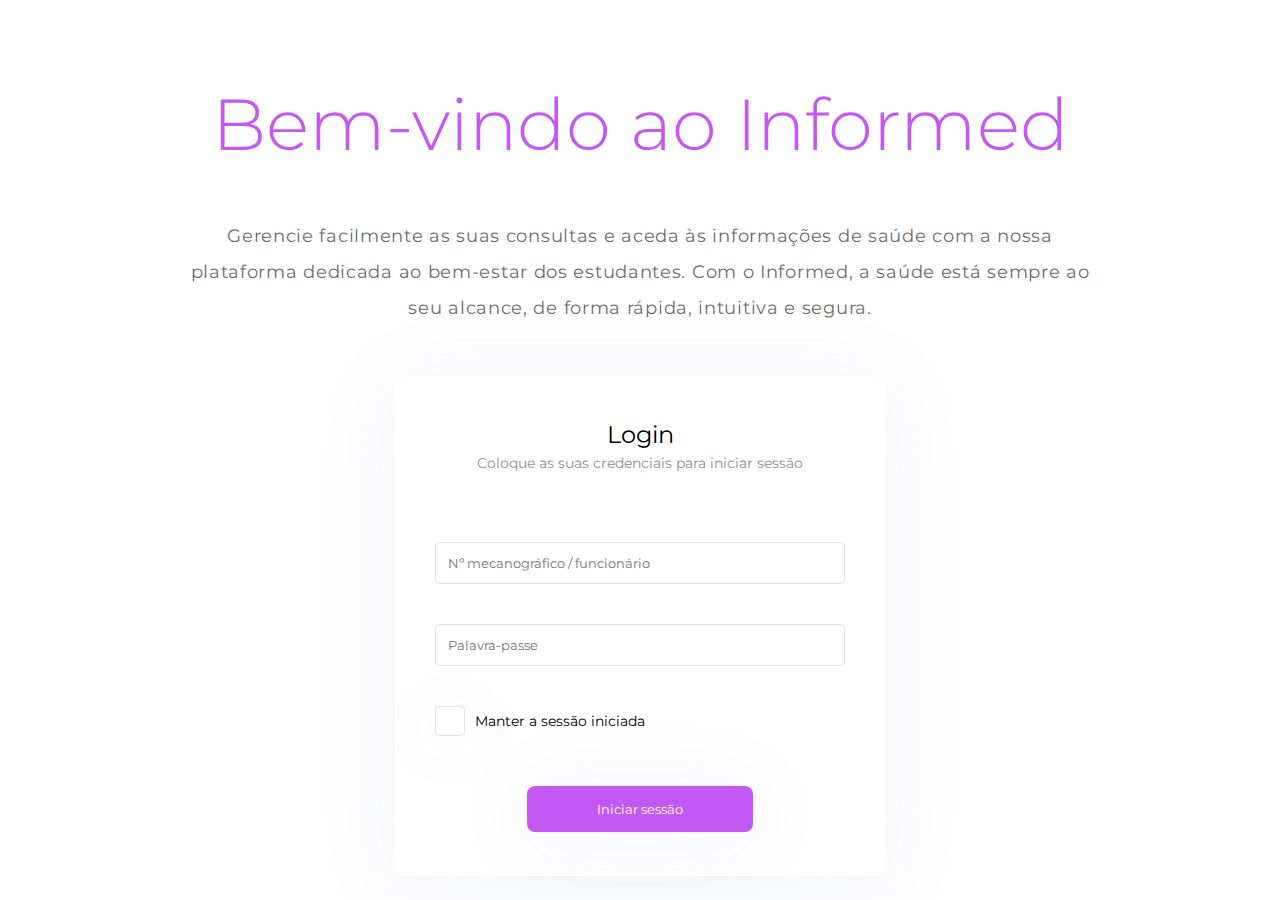
<file: index.html>
<!DOCTYPE html>
<html lang="en">

<head>
  <meta charset="UTF-8">
  <meta name="viewport" content="width=device-width, initial-scale=1.0">
  <link rel="stylesheet" href="./assets/css/style.css">
  <link rel="icon" type="image/x-icon" href="./assets/images/logo.png">
  <title>Login | Informed</title>
</head>
<body>
  <div class="container">
    <div class="welcome-text">Bem-vindo ao Informed</div>
    <div class="description">
      Gerencie facilmente as suas consultas e aceda às informações de saúde com a nossa plataforma dedicada ao bem-estar
      dos estudantes. Com o Informed, a saúde está sempre ao seu alcance, de forma rápida, intuitiva e segura.
    </div>

    <div class="login-box">
      <h2>Login</h2>
      <p>Coloque as suas credenciais para iniciar sessão</p>
      <input id="email" placeholder="Nº mecanográfico / funcionário" type="text" />
      <input id="password" placeholder="Palavra-passe" type="password" />
      <div class="session">
        <label><input type="checkbox" name="Session" value="Session"> Manter a sessão iniciada</label>
      </div>
      <button onclick="validateForm()">Iniciar sessão</button>
    </div>
  </div>

  <script src="/assets/js/index.js"></script>
</body>
</html>
</file>
<file: assets/css/style.css>
@import url('https://fonts.googleapis.com/css2?family=Montserrat:ital,wght@0,100..900;1,100..900&family=Roboto:ital,wght@0,100;0,300;0,400;0,500;0,700;0,900;1,100;1,300;1,400;1,500;1,700;1,900&display=swap');
/* Global Variables */
:root{
    --color-primary: #c458f5;
    --color-white: #fff;
    --color-black: #000;
    --color-dark: #242424;
    --color-background: #fff;
    --color-border-line: #E2E6EA;
    --color-button-backgroud: #fafefd;
    --color-background-footer: var(--footer-gradiente);
    --card-border-radius: 8px;
    --color-light: rgba(132, 139, 200, 0.1);
    --box-shadow: 0 0.5rem 5rem var(--color-light);
    --line-box-shadow: 0 0.8rem 2rem var(--color-dark);
    --box-shadow-hover: 0 0rem 1.5rem var(--color-light);
  
    /* Gradiente Colors */
    --color-text-black: #000;
    --color-text-white: #fff;
    --color-text-black-light: #666666;
    --color-text-dark-light: #8F8F8F;
    --color-text-dark-medium: #6D6D6D;
    --text-gradient-dark: linear-gradient(-85deg, var(--color-text-black), var(--color-text-black-light));
    --text-gradient-dark-light: linear-gradient(-90deg, var(--color-text-dark-light), var(--color-text-dark-medium));
  
    --color-text-title-primary: #BF59ED;
    --color-text-title-secondary: #BF59ED;
    --title-gradiente: linear-gradient(0deg, var(--color-text-title-primary), var(--color-text-title-secondary));
  
    --color-background-footer-primary: #F2F3FF;
    --color-background-footer-secondary: #CCCDD7; 
    --footer-gradiente: linear-gradient(98deg, var(--color-background-footer-primary), var(--color-background-footer-secondary));
}

*{
    margin: 0;
    padding: 0;
    font-family: 'Montserrat', sans-serif;
    color: var(--color-text-black);
    box-sizing: border-box;
}

body { background-color: var(--color-background); }

.container {
    display: flex;
    flex-direction: column;
    justify-content: center ;
    align-items: center;
    text-align: center;
}

.welcome-text {
    color: var(--color-primary);
    font-size: 72px;
    font-weight: 300;
    margin-top: 80px;
}

.description {
    width: 900px;
    font-size: 18px;
    font-weight: 400px;
    color: var(--color-text-dark-medium);
    margin-top: 50px;
    letter-spacing: 0.7px;
    line-height: 2;
}

.login-box {
    display: flex;
    flex-direction: column;
    align-items: center;
    justify-content: center;
    width: 490px;
    height: 500px;
    padding: 40px;
    margin: 0 auto;
    margin-top: 50px;
    background-color: var(--color-background);
    border-radius: 12px;
    box-shadow: var(--box-shadow);
    transition: box-shadow 0.7s ease;
}

.login-box:hover{
    box-shadow: var(--box-shadow-hover);
}

.login-box h2 {
    font-size: 24px;
    font-weight: 400;
    margin-bottom: 5px;
    color: var(--color-text-black);
}

.login-box p {
    font-size: 14px;
    font-weight: 400;
    margin-bottom: 50px;
    color: var(--color-text-dark-light);
}

.login-box input[type="text"],
.login-box input[type="password"] {
    width: 100%;
    padding: 12px;
    margin: 20px 0;
    border: 1px solid var(--color-border-line);
    border-radius: 4px;
}

.login-box .session {
    display: flex;
    align-items: center;
    justify-content: flex-start;
    width: 100%;
    margin: 20px 0;
}

.login-box input[type="checkbox"] {
    position: relative;
    -webkit-appearance: none;
    -moz-appearance: none;
    appearance: none;
    width: 30px;
    height: 30px;
    background: var(--color-background);
    box-shadow: var(--box-shadow);
    border-radius: 4px;
    border: 1px solid var(--color-border-line);
    box-sizing: border-box;
    top: 0;
    cursor: pointer;
}

.login-box input[type="checkbox"]:checked {
    background: var(--color-primary);
}

.login-box label {
    display: flex;
    align-items: center;
    gap: 10px;
    font-size: 14px;
    font-weight: 400;
    color: var(--color-text-black);
    margin-bottom: 10px;
}

.login-box button {
    margin-top: 20px;
    border: 0;
    outline: 0;
    padding: 15px 70px;
    border-radius: 8px;
    color: var(--color-text-white);
    background: var(--color-primary);
    box-shadow: var(--box-shadow);
    transition: box-shadow 1s ease, padding 0.5s ease;
    cursor: pointer;
}

.login-box button:hover {
    box-shadow: var(--box-shadow-hover);
    padding: 15px 40px;
}
</file>
